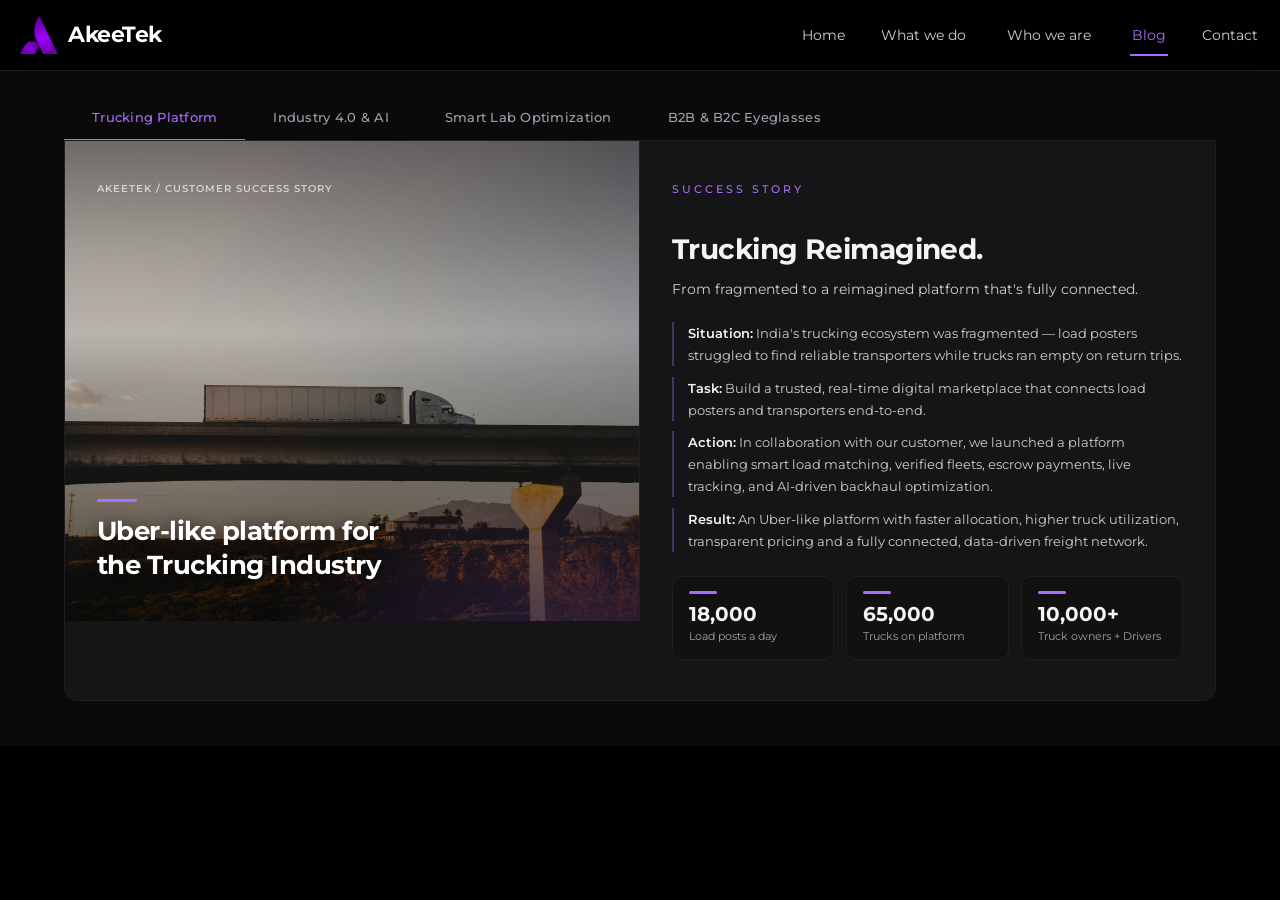
<file: Blog.html>
<!DOCTYPE html>
<html lang="en">

<head>
    <meta charset="UTF-8" />
    <meta name="viewport" content="width=device-width, initial-scale=1.0" />
    <title>AkeeTek | Success Stories</title>
    <link rel="icon" type="image/png" href="Images/Logo-May2-2026.png">
    <link rel="apple-touch-icon" href="Images/Logo-May2-2026.png">

    <link rel="preconnect" href="https://fonts.googleapis.com">
    <link rel="preconnect" href="https://fonts.gstatic.com" crossorigin>
    <link href="https://fonts.googleapis.com/css2?family=Montserrat:wght@400;500;600;700&display=swap" rel="stylesheet">
    <link rel="stylesheet" href="CSS/stylesheet.css">

    <style>
:root {
    --bg: #000;
    --bg-2: #0a0a0a;
    --bg-3: #111;
    --surface: #151517;
    --border: #1f1f22;
    --muted: #9ca3af;
    --text: #f5f5f7;
    --text-dim: #cfcfd3;
    --accent: #ac6bff;
    --accent-2: #7c3aed;
    --shadow: 0 10px 40px rgba(172, 107, 255, 0.12);
    --t: 0.35s cubic-bezier(0.2, 0.7, 0.2, 1);
    --radius: 14px;
    --container: 1240px;
}

*, *::before, *::after {
    box-sizing: border-box;
    margin: 0;
    padding: 0;
}

body {
    background: var(--bg);
    color: var(--text);
    font-family: "Montserrat", sans-serif;
    font-weight: 400;
    line-height: 1.6;
}

html {
    scroll-behavior: smooth;
}

/* ── Section ── */
.story-detail.section {
    padding: 45px 5%;
    background: var(--bg-2);
}

.section-title {
    font-size: clamp(26px, 4vw, 46px);
    font-weight: 700;
    letter-spacing: -0.02em;
    text-align: center;
    margin-bottom: 14px;
}

.section-title::after {
    content: "";
    display: block;
    width: 64px;
    height: 3px;
    margin: 16px auto 0;
    background: linear-gradient(90deg, var(--accent), transparent);
    border-radius: 2px;
}

/* ── Tabs ── */
.ss-tabs {
    max-width: var(--container);
    margin: 40px auto 0;
    display: flex;
    border-bottom: 1px solid var(--border);
    overflow-x: auto;
    scrollbar-width: none;
}

.ss-tabs::-webkit-scrollbar { display: none; }

.tab-btn {
    background: none;
    border: none;
    border-bottom: 2px solid transparent;
    padding: 14px 28px;
    font-size: 13px;
    font-weight: 500;
    font-family: "Montserrat", sans-serif;
    color: var(--muted);
    cursor: pointer;
    white-space: nowrap;
    letter-spacing: 0.02em;
    transition: color var(--t), border-color var(--t);
    margin-bottom: -1px;
}

.tab-btn:hover:not(.active) { color: var(--text); }

.tab-btn.active {
    color: var(--accent);
    border-bottom-color: var(--accent);
}

/* ── Card ── */
.story-detail-card {
    display: none;
    max-width: var(--container);
    margin: 0 auto;
    grid-template-columns: 1fr 1fr;
    border: 1px solid var(--border);
    border-top: none;
    border-radius: 0 0 var(--radius) var(--radius);
    overflow: hidden;
    background: var(--surface);
    transition: box-shadow var(--t);
    scroll-margin-top: 120px;
}

.story-detail-card.active { display: grid; }

.story-detail-card:hover { box-shadow: var(--shadow); }

/* ── LEFT: Image Panel ── */
.sd-image {
    position: relative;
    padding: 2.5rem 2rem;
    display: flex;
    flex-direction: column;
    justify-content: space-between;
    height: 480px;           /* single fixed height — no conflicts */
    border-right: 1px solid var(--border);
    overflow: hidden;
    background-size: cover;
    background-position: center;
    background-repeat: no-repeat;
    background-color: #0d0d0d;
}

/* dark overlay */
.sd-image::before {
    content: "";
    position: absolute;
    inset: 0;
    background: linear-gradient(to bottom,
        rgba(0,0,0,0.55) 0%,
        rgba(0,0,0,0.20) 40%,
        rgba(0,0,0,0.75) 100%);
    z-index: 0;
    pointer-events: none;
}

/* purple glow */
.sd-image::after {
    content: "";
    position: absolute;
    inset: 0;
    background: radial-gradient(500px 300px at 90% 110%, rgba(172,107,255,0.22), transparent 65%);
    z-index: 0;
    pointer-events: none;
}

/* ── Individual story background images ── */
.story1 {
    background-image: url("Images/004-Case Studies/Trucks.jpg");
    background-position: 50% 50%;
}
.story2 {
    background-image: url("Images/004-Case Studies/Industry 4.0.jpeg");
    background-position: 100% 25%;
}
.story3 {
    background-image: url("Images/004-Case Studies/Biotech.jpeg");
    background-position: 50% 50%;
}
.story4 {
    background-image: url("Images/004-Case Studies/Eyeglasses.jpeg");
    background-position: 50% 65%;
}

/* ── Image text elements ── */
.sd-label {
    font-size: 10px;
    color: rgba(255,255,255,0.65);
    letter-spacing: 0.1em;
    text-transform: uppercase;
    font-weight: 600;
    position: relative;
    z-index: 1;
}

.sd-img-bottom {
    position: relative;
    z-index: 1;
}

.sd-accent-bar {
    width: 40px;
    height: 3px;
    border-radius: 2px;
    margin-bottom: 0.75rem;
    background: var(--accent);
}

.sd-img-headline {
    font-weight: 700;
    color: #fff;
    line-height: 1.3;
    letter-spacing: -0.02em;
    text-shadow: 0 2px 14px rgba(0,0,0,0.7);
}

/* ── RIGHT: Content Panel ── */
.sd-content {
    padding: 2.5rem 2rem;
    display: flex;
    flex-direction: column;
    gap: 1.25rem;
    min-height: 480px;       /* matches image height */
    box-sizing: border-box;
    justify-content: center;
}

.eyebrow {
    display: inline-block;
    font-size: 11px;
    letter-spacing: 3px;
    text-transform: uppercase;
    color: var(--accent);
    font-weight: 500;
}

.sd-title {
    font-size: clamp(22px, 2.2vw, 28px);
    font-weight: 700;
    color: var(--text);
    line-height: 1.2;
    letter-spacing: -0.02em;
}

.sd-subtitle {
    font-size: 14px;
    color: var(--text-dim);
    line-height: 1.7;
    margin-top: -0.5rem;
}

.sd-blocks {
    display: flex;
    flex-direction: column;
    gap: 0.65rem;
}

.sd-block {
    font-size: 13px;
    color: var(--text-dim);
    line-height: 1.7;
    padding-left: 0.9rem;
    border-left: 2px solid rgba(172,107,255,0.35);
    transition: border-color var(--t);
}

.sd-block:hover { border-left-color: var(--accent); }

.sd-block strong {
    color: var(--text);
    font-weight: 600;
}

.sd-stats {
    display: grid;
    grid-template-columns: repeat(3, 1fr);
    gap: 0.75rem;
    margin-top: 0.25rem;
}

.sd-stat {
    background: var(--bg-3);
    border: 1px solid var(--border);
    border-radius: 10px;
    padding: 0.9rem 1rem;
    transition: border-color var(--t), box-shadow var(--t);
}

.sd-stat:hover {
    border-color: rgba(172,107,255,0.4);
    box-shadow: var(--shadow);
}

.sd-stat h2 {
    font-size: 20px;
    font-weight: 700;
    color: var(--text);
    line-height: 1.1;
    position: relative;
    padding-top: 12px;
}

.sd-stat h2::before {
    content: "";
    position: absolute;
    top: 0;
    left: 0;
    width: 28px;
    height: 3px;
    background: var(--accent);
    border-radius: 2px;
}

.sd-stat p {
    font-size: 11px;
    color: var(--muted);
    margin-top: 4px;
    line-height: 1.4;
}

/* ── Tablet ── */
@media (max-width: 860px) {
    .story-detail-card.active {
        grid-template-columns: 1fr;
    }

    .sd-image {
        height: 260px;           /* fixed — same for all stories on tablet */
        border-right: none;
        border-bottom: 1px solid var(--border);
    }

    .sd-content {
        min-height: unset;
        justify-content: flex-start;
    }
}

/* ── Mobile ── */
@media (max-width: 540px) {
    .story-detail.section {
        padding: 60px 5%;
    }

    .tab-btn {
        padding: 12px 16px;
        font-size: 12px;
    }

    .sd-image {
        height: 220px;           /* fixed — same for all stories on mobile */
        padding: 1.75rem 1.25rem;
    }

    .sd-content {
        padding: 1.75rem 1.25rem;
    }
}
    </style>
</head>

<body>
    <nav class="navbar">
        <div class="nav-inner">
            <a href="index.html#stories" class="logo">
                <span class="logo-mark">
                    <img src="Images/Logo-May2-2026.png" alt="AkeeTek"
                        onerror="this.style.display='none';this.parentElement.innerHTML='<i class=\'fa-solid fa-cube\'></i>'">
                </span>
                <h1 class="logo-text">AkeeTek</h1>
            </a>

            <ul class="nav-links" id="navLinks">
                <li><a href="index.html" class="">Home</a></li>

<li class="dropdown">
  <a href="index.html#services">What we do <i class="fa-solid fa-chevron-down"></i></a>
  <ul class="dropdown-menu">
    <li><a href="index.html?expand=0#services">AI Automation</a></li>
    <li><a href="index.html?expand=1#services">ERP &amp; CRM Solutions</a></li>
    <li><a href="index.html?expand=2#services">Technology Transformation</a></li>
    <li><a href="index.html?expand=3#services">Digital &amp; CX Solutions</a></li>
  </ul>
</li>
                <li class="dropdown">
                    <a href="index.html#recognition-box">Who we are <i class="fa-solid fa-chevron-down"></i></a>
                    <ul class="dropdown-menu">
                        <li><a href="leadership.html">Leadership Team</a></li>
                        <li><a href="joinUs.html">Join Team</a></li>
                    </ul>
                </li>

                <li><a href="Blog.html" class="active">Blog</a></li>
                <li><a href="contact.html">Contact</a></li>
            </ul>

            <button class="menu-icon" id="menuToggle" onclick="toggleMenu()" aria-label="Toggle menu">
                <span class="hamburger">
                    <span></span><span></span><span></span>
                </span>
            </button>
        </div>
    </nav>
    <script src="Javascript/script.js"></script>

    <section class="story-detail section">
        <!-- <h2 class="section-title">Our Success Stories</h2> -->

        <div class="ss-tabs">
            <button class="tab-btn active" onclick="switchTab(0)">Trucking Platform</button>
            <button class="tab-btn" onclick="switchTab(1)">Industry 4.0 &amp; AI</button>
            <button class="tab-btn" onclick="switchTab(2)">Smart Lab Optimization</button>
            <button class="tab-btn" onclick="switchTab(3)">B2B &amp; B2C Eyeglasses</button>
        </div>

        <!-- STORY 1 -->
        <div class="story-detail-card active" id="story-0">
            <div class="sd-image story1">
                <span class="sd-label">AkeeTek / Customer Success Story</span>
                <div class="sd-img-bottom">
                    <div class="sd-accent-bar"></div>
                    <h2 class="sd-img-headline">Uber-like platform for<br>the Trucking Industry</h2>
                </div>
            </div>
            <div class="sd-content">
                <span class="eyebrow">Success Story</span>
                <h2 class="sd-title">Trucking Reimagined.</h2>
                <p class="sd-subtitle">From fragmented to a reimagined platform that's fully connected.</p>
                <div class="sd-blocks">
                    <div class="sd-block"><strong>Situation:</strong> India's trucking ecosystem was fragmented — load
                        posters struggled to find reliable transporters while trucks ran empty on return trips.</div>
                    <div class="sd-block"><strong>Task:</strong> Build a trusted, real-time digital marketplace that
                        connects load posters and transporters end-to-end.</div>
                    <div class="sd-block"><strong>Action:</strong> In collaboration with our customer, we launched a
                        platform enabling smart load matching, verified fleets, escrow payments, live tracking, and
                        AI-driven backhaul optimization.</div>
                    <div class="sd-block"><strong>Result:</strong> An Uber-like platform with faster allocation, higher
                        truck utilization, transparent pricing and a fully connected, data-driven freight network.</div>
                </div>
                <div class="sd-stats">
                    <div class="sd-stat">
                        <h2>18,000</h2>
                        <p>Load posts a day</p>
                    </div>
                    <div class="sd-stat">
                        <h2>65,000</h2>
                        <p>Trucks on platform</p>
                    </div>
                    <div class="sd-stat">
                        <h2>10,000+</h2>
                        <p>Truck owners + Drivers</p>
                    </div>
                </div>
            </div>
        </div>

        <!-- STORY 2 -->
        <div class="story-detail-card" id="story-1">
            <div class="sd-image story2">
                <span class="sd-label">AkeeTek / Customer Success Story</span>
                <div class="sd-img-bottom">
                    <div class="sd-accent-bar"></div>
                    <h2 class="sd-img-headline">Smarter Manufacturing<br>
                        Powered by AI & IoT AI</h2>
                </div>
            </div>
            <div class="sd-content">
                <span class="eyebrow">Success Story</span>
                <h2 class="sd-title">Industry 4.0 Automation & AI</h2>
                <p class="sd-subtitle">From manual operations to intelligent performance</p>
                <div class="sd-blocks">
                    <div class="sd-block"><strong>Situation:</strong> Productivity loss and high power consumption, with
                        difficulties identifying root
                        causes due to manual operations.</div>
                    <div class="sd-block"><strong>Task:</strong> Identify the root causes of productivity loss and
                        excessive power consumption
                        across manufacturing operations. Enable real-time visibility into machine performance
                        and reduce dependency on manual monitoring</div>
                    <div class="sd-block"><strong>Action:</strong> Implemented IoT sensors across production equipment
                        to capture real-time
                        machine, energy, and operational data. Deployed AI models to detect inefficiencies,
                        predict downtime, identify root causes, and optimize energy consumption.</div>
                    <div class="sd-block"><strong>Result:</strong> Reduced productivity loss by <strong>28%</strong> and
                        lowered power
                        consumption by <strong>22%</strong>
                        across operations. Improved machine uptime by <strong>35%</strong> and delivered ROI within
                        <strong>12</strong>
                        months through smarter operational efficiency.
                    </div>
                </div>
                <div class="sd-stats">
                    <div class="sd-stat">
                        <h2>28-30%</h2>
                        <p>Reduced Productivity Loss</p>
                    </div>
                    <div class="sd-stat">
                        <h2>22%</h2>
                        <p>Lowered Power Consumption</p>
                    </div>
                    <div class="sd-stat">
                        <h2>100%</h2>
                        <p>ROI in 12 months</p>
                    </div>
                </div>
            </div>
        </div>

        <!-- STORY 3 -->
        <div class="story-detail-card" id="story-2">
            <div class="sd-image story3">
                <span class="sd-label">AkeeTek / Customer Success Story</span>
                <div class="sd-img-bottom">
                    <div class="sd-accent-bar"></div>
                    <h2 class="sd-img-headline">Smart Lab Optimization<br>
                        Through AI</h2>
                </div>
            </div>
            <div class="sd-content">
                <span class="eyebrow">Success Story</span>
                <h2 class="sd-title">Smart Lab Optimization through AI.</h2>
                <p class="sd-subtitle">From underutilized las to Optimized utilization</p>
                <div class="sd-blocks">
                    <div class="sd-block"><strong>Situation:</strong> A diagnostics company operated multiple labs
                        across the city, where over
                        50% of lab capacity was underutilized while others were overburdened; since each
                        diagnostic machine has a limited lifespan, this imbalance meant the expected ROI was
                        not being achieved.
                    </div>
                    <div class="sd-block"><strong>Task:</strong> The goal was to maximize utilization of lab machinery
                        by identifying capacity
                        gaps, understanding demand patterns, and optimizing patient distribution across
                        locations.</div>
                    <div class="sd-block"><strong>Action:</strong> We used AI-driven forecasting to predict demand and
                        machine availability,
                        identified underutilized labs, and redirected patient flow through smart scheduling and
                        targeted incentives.</div>
                    <div class="sd-block"><strong>Result:</strong> This led to a 30–40% increase in overall lab
                        utilization and a significant
                        improvement in operational efficiency (25%+), along with faster turnaround times,
                        better asset ROI, and an enhanced patient experience.

                    </div>
                </div>
                <div class="sd-stats">
                    <div class="sd-stat">
                        <h2>30-40%</h2>
                        <p>Increased Lab Utilization</p>
                    </div>
                    <div class="sd-stat">
                        <h2>25%+</h2>
                        <p>Efficiency Increase</p>
                    </div>
                    <div class="sd-stat">
                        <h2>>80%</h2>
                        <p>Customer Retention</p>
                    </div>
                </div>
            </div>
        </div>

        <!-- STORY 4 -->
        <div class="story-detail-card" id="story-3">
            <div class="sd-image story4">
                <span class="sd-label">AkeeTek / Customer Success Story</span>
                <div class="sd-img-bottom">
                    <div class="sd-accent-bar"></div>
                    <h2 class="sd-img-headline">Seamless Commerce<br>
                        from Search to Purchase </h2>
                </div>
            </div>
            <div class="sd-content">
                <span class="eyebrow">Success Story</span>
                <h2 class="sd-title">Eyeglass Shopping Experience Redefined</h2>
                <p class="sd-subtitle">From Offline Catalogue to Connected Commerce</p>
                <div class="sd-blocks">
                    <div class="sd-block"><strong>Situation:</strong> Reliance on offline sales, printed catalogs, low
                        footfall, limited outreach, and a
                        fragmented partner network restricted growth</div>
                    <div class="sd-block"><strong>Task:</strong> Expand customer reach beyond physical stores and
                        improve product discovery.
                        Create a connected B2B and B2C buying experience across customers, retailers, and
                        partners.</div>
                    <div class="sd-block"><strong>Action:</strong> Built a digital commerce platform enabling online
                        product discovery, virtual
                        catalog browsing, prescription integration, and seamless ordering. Integrated partner
                        networks, inventory visibility, and personalized recommendations to create a unified shopping
                        journey.
                    </div>
                    <div class="sd-block"><strong>Result:</strong> Increased customer reach by <strong>4X</strong> and
                        boosted online
                        sales conversions by <strong>38%</strong> .
                        Improved partner order efficiency by <strong>45%</strong> and increased overall revenue by
                        <strong>27%</strong> within
                        the first year.
                    </div>
                </div>
                <div class="sd-stats">
                    <div class="sd-stat">
                        <h2>4X</h2>
                        <p>Customer Reach</p>
                    </div>
                    <div class="sd-stat">
                        <h2>45%</h2>
                        <p>Revenue Increase</p>
                    </div>
                    <div class="sd-stat">
                        <h2>38%</h2>
                        <p>Improved Partner Connect</p>
                    </div>
                </div>
            </div>
        </div>

    </section>

    <script>
        function switchTab(index) {
            document.querySelectorAll('.tab-btn').forEach((btn, i) => btn.classList.toggle('active', i === index));
            document.querySelectorAll('.story-detail-card').forEach((card, i) => card.classList.toggle('active', i === index));
        }
        window.addEventListener("load", function () {
            const hash = window.location.hash;

            if (hash) {
                const storyIndex = hash.replace("#story-", "");
                switchTab(Number(storyIndex));
            }
        });

    </script>

</body>

</html>
</file>
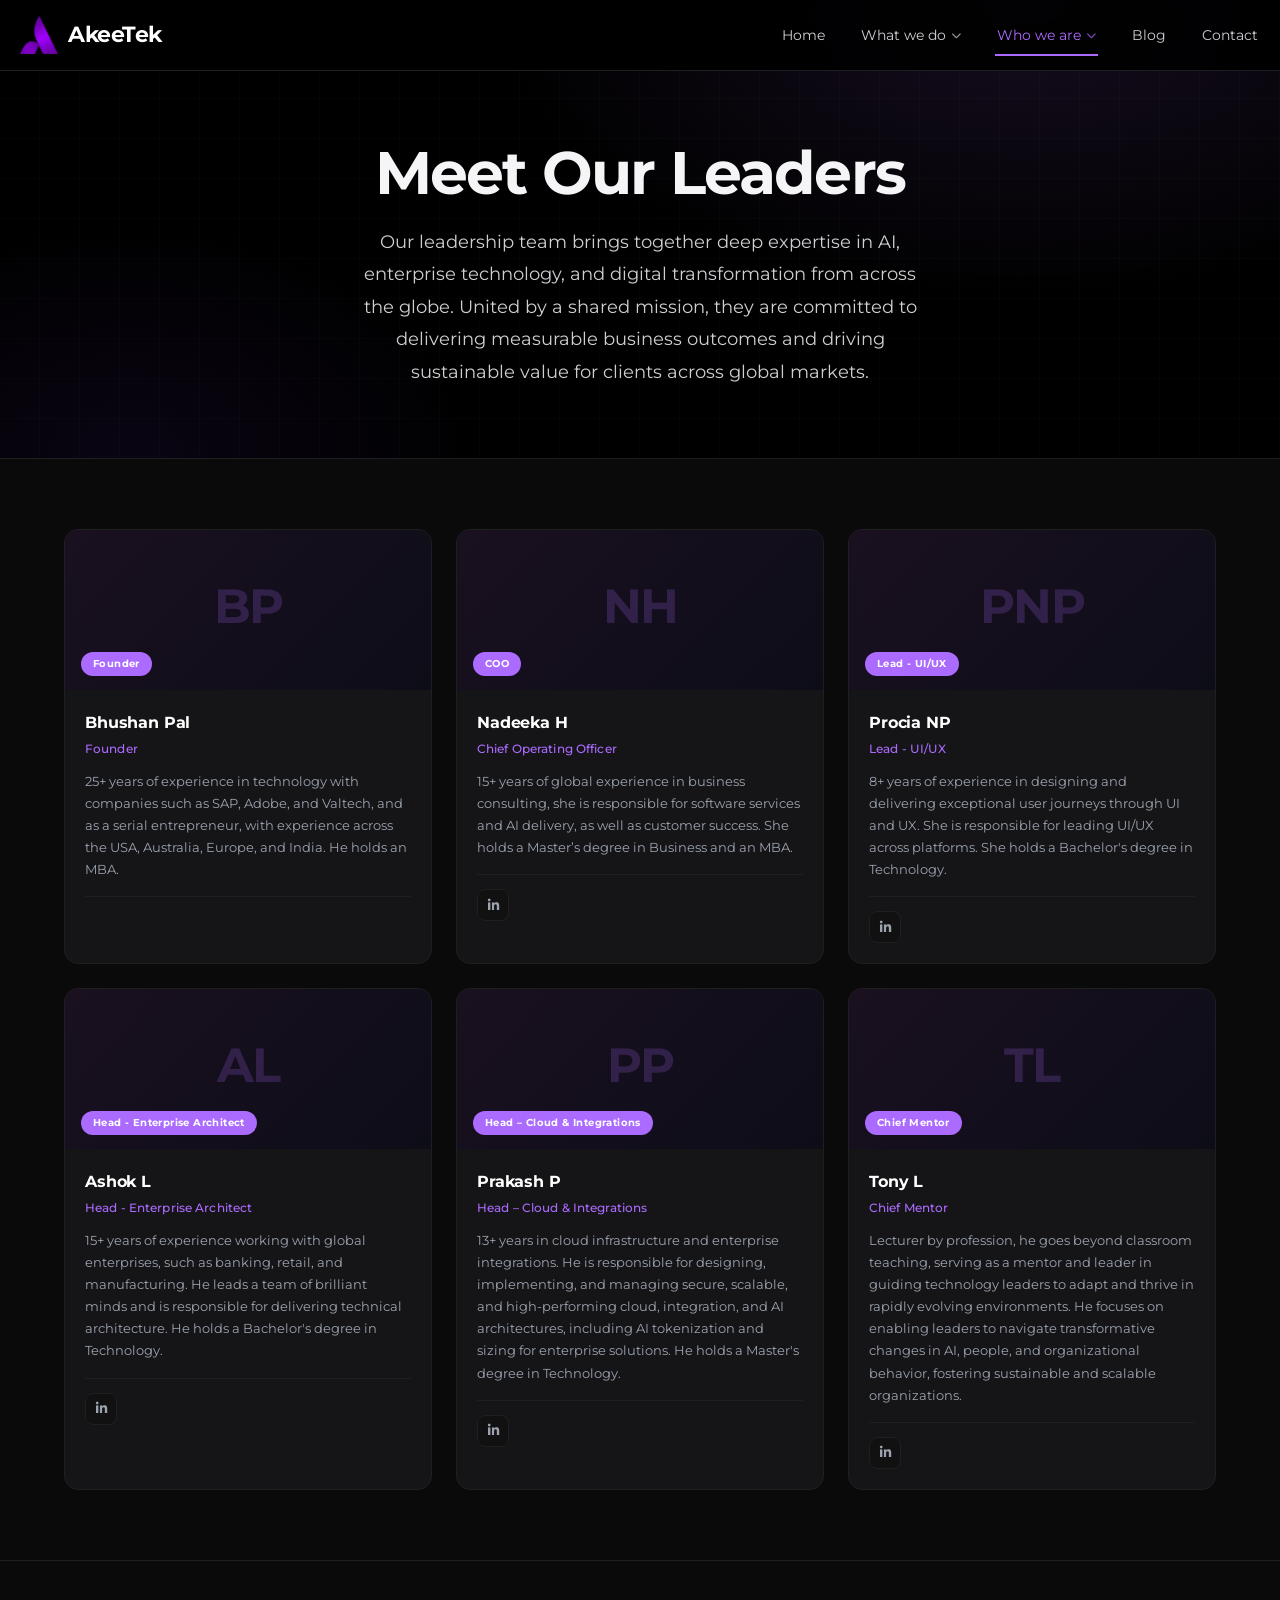
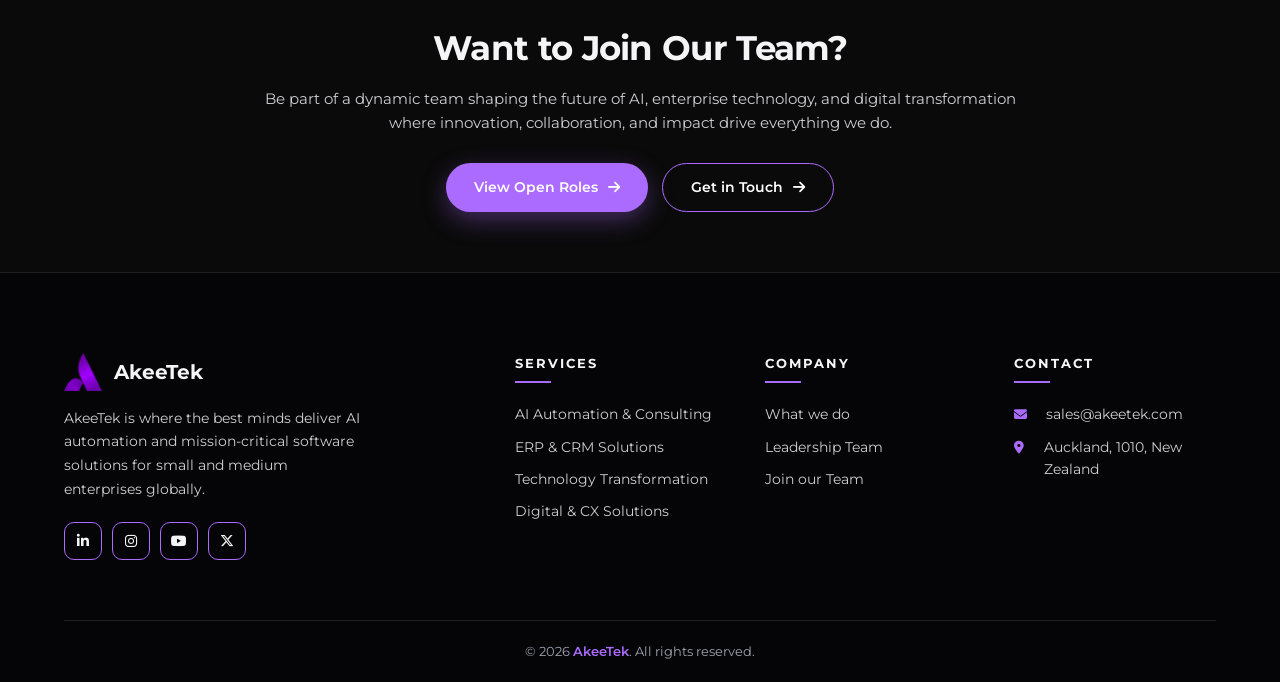
<file: leadership.html>
<!DOCTYPE html>
<html lang="en">

<head>
  <meta charset="UTF-8">
  <meta name="viewport" content="width=device-width, initial-scale=1.0">
  <title>AkeeTek | Leadership Team</title>
  <link rel="icon" type="image/png" href="Images/Logo-May2-2026.png">
  <link rel="preconnect" href="https://fonts.googleapis.com">
  <link rel="preconnect" href="https://fonts.gstatic.com" crossorigin>
  <link href="https://fonts.googleapis.com/css2?family=Montserrat:wght@400;500;600;700&display=swap" rel="stylesheet">
  <link rel="stylesheet" href="https://cdnjs.cloudflare.com/ajax/libs/font-awesome/6.5.1/css/all.min.css">
  <link rel="stylesheet" href="CSS/stylesheet.css">
  <style>
    :root {
      --bg: #000;
      --bg-2: #0a0a0a;
      --bg-3: #111;
      --surface: #151517;
      --border: #1f1f22;
      --muted: #9ca3af;
      --text: #f5f5f7;
      --text-dim: #cfcfd3;
      --accent: #ac6bff;
      --accent-2: #7c3aed;
      --shadow: 0 10px 40px rgba(172, 107, 255, 0.12);
      --t: 0.35s cubic-bezier(0.2, 0.7, 0.2, 1);
      --radius: 14px;
      --container: 1240px;
    }

    *,
    *::before,
    *::after {
      box-sizing: border-box;
      margin: 0;
      padding: 0;
    }

    html {
      scroll-behavior: smooth;
    }

    body {
      background: var(--bg);
      color: var(--text);
      font-family: "Montserrat", sans-serif;
      font-weight: 400;
      line-height: 1.6;
    }

    img {
      max-width: 100%;
      display: block;
    }

    ul {
      list-style: none;
    }

    a {
      color: inherit;
      text-decoration: none;
    }

    ::selection {
      background: var(--accent);
      color: #000;
    }

    /* ── Hero ── */
    .page-hero {
      padding: 140px 5% 70px;
      background:
        radial-gradient(900px 500px at 80% 0%, rgba(172, 107, 255, 0.13), transparent 60%),
        radial-gradient(600px 400px at 10% 100%, rgba(124, 58, 237, 0.08), transparent 60%),
        var(--bg);
      border-bottom: 1px solid var(--border);
      text-align: center;
      position: relative;
      overflow: hidden;
    }

    .page-hero::before {
      content: "";
      position: absolute;
      inset: 0;
      background: repeating-linear-gradient(0deg,
          transparent,
          transparent 39px,
          rgba(255, 255, 255, 0.015) 39px,
          rgba(255, 255, 255, 0.015) 40px),
        repeating-linear-gradient(90deg,
          transparent,
          transparent 39px,
          rgba(255, 255, 255, 0.015) 39px,
          rgba(255, 255, 255, 0.015) 40px);
      pointer-events: none;
    }

    .eyebrow {
      display: inline-block;
      font-size: 11px;
      letter-spacing: 3px;
      text-transform: uppercase;
      color: var(--accent);
      font-weight: 500;
      margin-bottom: 16px;
    }

    .page-hero h1 {
      font-size: clamp(32px, 5vw, 60px);
      font-weight: 700;
      letter-spacing: -0.03em;
      line-height: 1.1;
      margin-bottom: 20px;
      position: relative;
    }

    .page-hero p {
      font-size: clamp(14px, 1.5vw, 18px);
      color: var(--text-dim);
      max-width: 580px;
      margin: 0 auto;
      line-height: 1.8;
      position: relative;
    }

    .accent-bar {
      width: 52px;
      height: 3px;
      background: var(--accent);
      border-radius: 2px;
      margin: 0 auto 20px;
    }

    /* ── Leaders Grid ── */
    .leaders-section {
      padding: 70px 5%;
      background: var(--bg-2);
    }

    .leaders-grid {
      max-width: var(--container);
      margin: 0 auto;
      display: grid;
      grid-template-columns: repeat(3, 1fr);
      gap: 24px;
    }

    .leader-card {
      background: var(--surface);
      border: 1px solid var(--border);
      border-radius: var(--radius);
      overflow: hidden;
      transition: transform var(--t), box-shadow var(--t), border-color var(--t);
    }

    .leader-card:hover {
      transform: translateY(-8px);
      box-shadow: 0 25px 60px rgba(172, 107, 255, 0.2);
      border-color: rgba(172, 107, 255, 0.4);
    }

    .leader-img {
      height: 160px;
      background: linear-gradient(135deg, #1a1020, #0d0d18);
      display: flex;
      flex-direction: column;
      align-items: center;
      justify-content: center;
      position: relative;
      overflow: hidden;
    }

    .leader-img img {
      width: 100%;
      height: 100%;
      object-fit: cover;
      object-position: top;
    }

    .leader-img-placeholder {
      display: flex;
      flex-direction: column;
      align-items: center;
      justify-content: center;
      width: 100%;
      height: 100%;
    }

    .leader-initials {
      font-size: 48px;
      font-weight: 700;
      color: rgba(172, 107, 255, 0.2);
      letter-spacing: -0.04em;
      line-height: 1;
      margin-bottom: 8px;
    }

    /* All cards use brand accent */
    .leader-badge {
      background: var(--accent);
      color: #fff;
      font-size: 10px;
      font-weight: 700;
      padding: 4px 12px;
      border-radius: 999px;
      letter-spacing: 0.04em;
      position: absolute;
      bottom: 14px;
      left: 16px;
    }

    .leader-body {
      padding: 20px;
    }

    .leader-name {
      font-size: 16px;
      font-weight: 700;
      color: #fff;
      margin-bottom: 3px;
      letter-spacing: -0.01em;
    }

    .leader-role {
      font-size: 12px;
      color: var(--accent);
      margin-bottom: 12px;
      font-weight: 500;
      letter-spacing: 0.01em;
    }

    .leader-bio {
      font-size: 13px;
      color: var(--muted);
      line-height: 1.7;
      margin-bottom: 16px;
    }

    .leader-divider {
      height: 1px;
      background: var(--border);
      margin-bottom: 14px;
    }

    .leader-links {
      display: flex;
      gap: 8px;
    }

    .leader-link {
      width: 32px;
      height: 32px;
      background: var(--bg-3);
      border: 1px solid var(--border);
      border-radius: 8px;
      display: grid;
      place-items: center;
      font-size: 13px;
      color: var(--muted);
      transition: all var(--t);
    }

    .leader-link:hover {
      background: var(--accent);
      border-color: var(--accent);
      color: #fff;
    }

    /* ── Values Strip ── */
    .values-strip {
      background: #050505;
      border-top: 1px solid var(--border);
      padding: 28px 5%;
    }

    .values-inner {
      max-width: var(--container);
      margin: 0 auto;
      display: flex;
      align-items: center;
      gap: 8px;
      flex-wrap: wrap;
      justify-content: center;
    }

    .values-label {
      font-size: 11px;
      color: var(--muted);
      letter-spacing: 2px;
      text-transform: uppercase;
      margin-right: 12px;
      font-weight: 500;
    }

    .value-pill {
      display: flex;
      align-items: center;
      gap: 7px;
      background: rgba(172, 107, 255, 0.08);
      border: 1px solid rgba(172, 107, 255, 0.2);
      border-radius: 999px;
      padding: 6px 14px;
      font-size: 12px;
      color: var(--text-dim);
      font-weight: 500;
    }

    .value-dot {
      width: 6px;
      height: 6px;
      background: var(--accent);
      border-radius: 50%;
      flex-shrink: 0;
    }

    /* ── CTA ── */
    .join-cta {
      background: var(--bg-2);
      padding: 60px 5%;
      text-align: center;
      border-top: 1px solid var(--border);
    }

    .join-cta h2 {
      font-size: clamp(22px, 3vw, 34px);
      font-weight: 700;
      margin-bottom: 12px;
      letter-spacing: -0.02em;
    }

    .join-cta p {
      color: var(--text-dim);
      margin-bottom: 28px;
      font-size: 15px;
    }

    .cta-buttons {
      display: flex;
      gap: 14px;
      justify-content: center;
      flex-wrap: wrap;
    }

    .cta-btn {
      display: inline-flex;
      align-items: center;
      gap: 10px;
      padding: 12px 28px;
      border-radius: 999px;
      font-weight: 600;
      font-size: 14px;
      transition: all var(--t);
      cursor: pointer;
      border: none;
      font-family: inherit;
    }

    .cta-btn.primary {
      background: var(--accent);
      color: #fff;
      box-shadow: 0 8px 24px rgba(172, 107, 255, 0.35);
    }

    .cta-btn.primary:hover {
      background: var(--accent-2);
      transform: translateY(-2px);
    }

    .cta-btn.outline {
      background: transparent;
      border: 1px solid var(--accent);
      color: #fff;
    }

    .cta-btn.outline:hover {
      background: var(--accent);
      transform: translateY(-2px);
    }

    /* ── Footer ── */
    .footer {
      background: #050507;
      color: var(--text);
      padding: 80px 5% 0;
      border-top: 1px solid var(--border);
    }

    .footer-container {
      max-width: var(--container);
      margin: 0 auto;
      display: grid;
      grid-template-columns: 2fr 1fr 1fr 1fr;
      gap: 48px;
    }

    .footer-logo {
      display: flex;
      align-items: center;
      gap: 12px;
      margin-bottom: 16px;
    }

    .footer-logo h2 {
      font-size: 20px;
      font-weight: 700;
    }

    .logo-mark {
      width: 38px;
      height: 38px;
      display: grid;
      place-items: center;
      overflow: hidden;
    }

    .logo-mark img {
      width: 100%;
      height: 100%;
      object-fit: cover;
    }

    .footer-about p {
      color: var(--text-dim);
      line-height: 1.7;
      max-width: 300px;
      font-size: 14px;
    }

    .social-icons {
      display: flex;
      gap: 10px;
      margin-top: 20px;
      flex-wrap: wrap;
    }

    .social-icons a {
      width: 38px;
      height: 38px;
      display: grid;
      place-items: center;
      border: 1px solid var(--accent);
      border-radius: 10px;
      transition: all var(--t);
      font-size: 14px;
    }

    .social-icons a:hover {
      background: var(--accent);
      color: #fff;
      transform: translateY(-3px);
    }

    .footer-links h3 {
      font-size: 13px;
      letter-spacing: 2px;
      text-transform: uppercase;
      margin-bottom: 20px;
      position: relative;
      padding-bottom: 10px;
    }

    .footer-links h3::after {
      content: "";
      position: absolute;
      bottom: 0;
      /* left: 0; */
      width: 36px;
      height: 2px;
      background: var(--accent);
    }

    .footer-links ul li {
      margin: 10px 0;
      color: var(--text-dim);
      font-size: 14px;
    }

    .footer-links ul li a {
      color: var(--text-dim);
      transition: all var(--t);
    }

    .footer-links ul li a:hover {
      color: var(--accent);
      padding-left: 4px;
    }

    .footer-bottom {
      margin-top: 60px;
      padding: 20px;
      text-align: center;
      border-top: 1px solid var(--border);
      color: var(--muted);
      font-size: 13px;
    }

    .footer-bottom span {
      color: var(--accent);
      font-weight: 600;
    }

    /* ── Responsive ── */
    @media (max-width: 900px) {
      .leaders-grid {
        grid-template-columns: repeat(2, 1fr);
      }
    }

    @media (max-width: 600px) {
      .leaders-grid {
        grid-template-columns: 1fr;
      }

      .footer-container {
        grid-template-columns: 1fr;
        gap: 32px;
      }
    }
  </style>
</head>

<body>

  <div class="nav-overlay" id="navOverlay"></div>

  <nav class="navbar">
    <div class="nav-inner">
      <a href="index.html" class="logo">
        <span class="logo-mark">
          <img src="Images/Logo-May2-2026.png" alt="AkeeTek"
            onerror="this.style.display='none';this.parentElement.innerHTML='<i class=\'fa-solid fa-cube\'></i>'">
        </span>
        <h1 class="logo-text">AkeeTek</h1>
      </a>
      <ul class="nav-links" id="navLinks">
        <li><a href="index.html">Home</a></li>
        <li class="dropdown">
          <a href="index.html#services">What we do <i class="fa-solid fa-chevron-down"></i></a>
          <ul class="dropdown-menu">
            <li><a href="index.html?expand=0#services">AI Automation</a></li>
            <li><a href="index.html?expand=1#services">ERP &amp; CRM Solutions</a></li>
            <li><a href="index.html?expand=2#services">Technology Transformation</a></li>
            <li><a href="index.html?expand=3#services">Digital &amp; CX Solutions</a></li>
          </ul>
        </li>
        <li class="dropdown">
          <a href="leadership.html" class="active">Who we are <i class="fa-solid fa-chevron-down"></i></a>
          <ul class="dropdown-menu">
            <li><a href="leadership.html">Leadership Team</a></li>
            <li><a href="joinUs.html">Join Our Team</a></li>
          </ul>
        </li>
        <li><a href="Blog.html">Blog</a></li>
        <li><a href="contact.html">Contact</a></li>
      </ul>
      <button class="menu-icon" id="menuToggle" onclick="toggleMenu()" aria-label="Toggle menu">
        <span class="hamburger"><span></span><span></span><span></span></span>
      </button>
    </div>
  </nav>

  <!-- Hero -->
  <section class="page-hero">
    <!-- <div class="accent-bar"></div> -->
    <!-- <p class="eyebrow">Who we are</p> -->
    <h1>Meet Our Leaders</h1>
    <p>Our leadership team brings together deep expertise in AI, enterprise technology, and digital transformation from
      across the globe. United by a shared mission, they are committed to delivering measurable business outcomes and
      driving sustainable value for clients across global markets.</p>
  </section>

  <!-- Leaders Grid -->
  <section class="leaders-section">
    <div class="leaders-grid">

      <div class="leader-card">
        <div class="leader-img">
          <div class="leader-img-placeholder">
            <div class="leader-initials">BP</div>
          </div>
          <span class="leader-badge">Founder</span>
        </div>
        <div class="leader-body">
          <div class="leader-name">Bhushan Pal</div>
          <div class="leader-role">Founder</div>
          <div class="leader-bio">25+ years of experience in technology with companies such as SAP, Adobe, and Valtech,
            and as a serial entrepreneur, with experience across the USA, Australia, Europe, and India. He holds an MBA.
          </div>
          <div class="leader-divider"></div>
          <div class="leader-links">
            <!-- <a href="https://www.linkedin.com/in/bhushanpal/" target="_blank" class="leader-link"
              aria-label="LinkedIn"><i class="fab fa-linkedin-in"></i></a> -->
            <!-- <a href="mailto:info@akeetek.com" class="leader-link" aria-label="Email"><i
                class="fa-solid fa-envelope"></i></a> -->
          </div>
        </div>
      </div>

      <div class="leader-card">
        <div class="leader-img">
          <div class="leader-img-placeholder">
            <div class="leader-initials">NH</div>
          </div>
          <span class="leader-badge">COO</span>
        </div>
        <div class="leader-body">
          <div class="leader-name">Nadeeka H</div>
          <div class="leader-role">Chief Operating Officer</div>
          <div class="leader-bio">15+ years of global experience in business consulting, she is responsible for software
            services and AI delivery, as well as customer success. She holds a Master’s degree in Business and an MBA.
          </div>
          <div class="leader-divider"></div>
          <div class="leader-links">
            <a href="https://www.linkedin.com/in/nadeeka-hennayake-8a895a56/" target="_blank" class="leader-link"
              aria-label="LinkedIn"><i class="fab fa-linkedin-in"></i></a>
            <!-- <a href="mailto:info@akeetek.com" class="leader-link" aria-label="Email"><i
                class="fa-solid fa-envelope"></i></a> -->
          </div>
        </div>
      </div>
      <div class="leader-card">
        <div class="leader-img">
          <div class="leader-img-placeholder">
            <div class="leader-initials">PNP</div>
          </div>
          <span class="leader-badge">Lead - UI/UX</span>
        </div>
        <div class="leader-body">
          <div class="leader-name">Procia NP</div>
          <div class="leader-role">Lead - UI/UX</div>
          <div class="leader-bio">8+ years of experience in designing and delivering exceptional user journeys through
            UI and UX. She is responsible for leading UI/UX across platforms. She holds a Bachelor's degree in
            Technology.</div>
          <div class="leader-divider"></div>
          <div class="leader-links">
            <a href="https://www.linkedin.com/in/procia-palakitti-992003201/" target="_blank" class="leader-link"
              aria-label="LinkedIn"><i class="fab fa-linkedin-in"></i></a>
          </div>
        </div>
      </div>
      <div class="leader-card">
        <div class="leader-img">
          <div class="leader-img-placeholder">
            <div class="leader-initials">AL</div>
          </div>
          <span class="leader-badge">Head - Enterprise Architect</span>
        </div>
        <div class="leader-body">
          <div class="leader-name">Ashok L</div>
          <div class="leader-role">Head - Enterprise Architect</div>
          <div class="leader-bio">15+ years of experience working with global enterprises, such as banking, retail, and
            manufacturing. He leads a team of brilliant minds and is responsible for delivering technical architecture.
            He holds a Bachelor's degree in Technology.</div>
          <div class="leader-divider"></div>
          <div class="leader-links">
            <a href="https://www.linkedin.com/company/akeetek/" target="_blank" class="leader-link"
              aria-label="LinkedIn"><i class="fab fa-linkedin-in"></i></a>
          </div>
        </div>
      </div>
      <div class="leader-card">
        <div class="leader-img">
          <div class="leader-img-placeholder">
            <div class="leader-initials">PP</div>
          </div>
          <span class="leader-badge">Head – Cloud & Integrations</span>
        </div>
        <div class="leader-body">
          <div class="leader-name">Prakash P</div>
          <div class="leader-role">Head – Cloud & Integrations</div>
          <div class="leader-bio">13+ years in cloud infrastructure and enterprise integrations. He is responsible for
            designing, implementing, and managing secure, scalable, and high-performing cloud, integration, and AI
            architectures, including AI tokenization and sizing for enterprise solutions. He holds a Master's degree in
            Technology.</div>
          <div class="leader-divider"></div>
          <div class="leader-links">
            <a href="https://www.linkedin.com/company/akeetek/" target="_blank" class="leader-link"
              aria-label="LinkedIn"><i class="fab fa-linkedin-in"></i></a>
          </div>
        </div>
      </div>
      <div class="leader-card">
        <div class="leader-img">
          <div class="leader-img-placeholder">
            <div class="leader-initials">TL</div>
          </div>
          <span class="leader-badge">Chief Mentor</span>
        </div>
        <div class="leader-body">
          <div class="leader-name">Tony L</div>
          <div class="leader-role">Chief Mentor</div>
          <div class="leader-bio">Lecturer by profession, he goes beyond classroom teaching, serving as a mentor and
            leader in guiding technology leaders to adapt and thrive in rapidly evolving environments. He focuses on
            enabling leaders to navigate transformative changes in AI, people, and organizational behavior, fostering
            sustainable and scalable organizations.</div>
          <div class="leader-divider"></div>
          <div class="leader-links">
            <a href="https://www.linkedin.com/company/akeetek/" target="_blank" class="leader-link"
              aria-label="LinkedIn"><i class="fab fa-linkedin-in"></i></a>
          </div>
        </div>
      </div>

    </div>
  </section>

  <!-- Values -->
  <!-- <div class="values-strip">
    <div class="values-inner">
      <span class="values-label">Our values</span>
      <div class="value-pill">
        <div class="value-dot"></div>Customer Obsession
      </div>
      <div class="value-pill">
        <div class="value-dot"></div>Outcome Driven
      </div>
      <div class="value-pill">
        <div class="value-dot"></div>Global Delivery
      </div>
      <div class="value-pill">
        <div class="value-dot"></div>Transparent Partnership
      </div>
      <div class="value-pill">
        <div class="value-dot"></div>Innovation First
      </div>
      <div class="value-pill">
        <div class="value-dot"></div>People First
      </div>
    </div>
  </div> -->

  <!-- CTA -->
  <section class="join-cta">
    <h2>Want to Join Our Team?</h2>
    <p>Be part of a dynamic team shaping the future of AI, enterprise technology, and digital transformation <br>where
      innovation, collaboration, and impact drive everything we do.</p>
    <div class="cta-buttons">
      <a href="joinUs.html" class="cta-btn primary">View Open Roles <i class="fa-solid fa-arrow-right"></i></a>
      <a href="contact.html" class="cta-btn outline">Get in Touch <i class="fa-solid fa-arrow-right"></i></a>
    </div>
  </section>

  <!-- Footer -->
  <footer class="footer">
    <div class="footer-container">
      <div class="footer-about">
        <div class="footer-logo">
          <span class="logo-mark">
            <img src="Images/Logo-May2-2026.png" alt="AkeeTek"
              onerror="this.style.display='none';this.parentElement.innerHTML='<i class=\'fa-solid fa-cube\'></i>'">
          </span>
          <h2>AkeeTek</h2>
        </div>
        <p>AkeeTek is where the best minds deliver AI automation and mission-critical software solutions for small and
          medium enterprises globally.
        </p>
        <div class="social-icons">
          <a href="https://www.linkedin.com/company/akeetek/" aria-label="LinkedIn"><i
              class="fab fa-linkedin-in"></i></a>
          <a href="#" aria-label="Instagram"><i class="fa-brands fa-instagram"></i></a>
          <a href="#" aria-label="YouTube"><i class="fab fa-youtube"></i></a>
          <a href="#" aria-label="Twitter"><i class="fab fa-x-twitter"></i></a>
        </div>
      </div>
      <div class="footer-links">
        <h3>Services</h3>
        <ul>
          <li><a href="index.html#services">AI Automation &amp; Consulting</a></li>
          <li><a href="index.html#services">ERP &amp; CRM Solutions</a></li>
          <li><a href="index.html#services">Technology Transformation</a></li>
          <li><a href="index.html#services">Digital &amp; CX Solutions</a></li>
        </ul>
      </div>
      <div class="footer-links">
        <h3>Company</h3>
        <ul>
          <li><a href="index.html#services">What we do</a></li>
          <li><a href="Leadership.html">Leadership Team</a></li>
          <li><a href="JoinUs.html">Join our Team</a></li>
        </ul>
      </div>
      <div class="footer-links">
        <h3>Contact</h3>
        <ul>
          <li><i class="fa-solid fa-envelope" style="color:var(--accent);margin-right:8px"></i> sales@akeetek.com</li>
          <li><i class="fa-solid fa-location-dot" style="color:var(--accent);margin-right:8px"></i> Auckland, 1010, New
            Zealand</li>
        </ul>
      </div>
    </div>
    <div class="footer-bottom">
      <p>© 2026 <span>AkeeTek</span>. All rights reserved.</p>
    </div>
  </footer>

  <script src="Javascript/script.js"></script>
</body>

</html>
</file>
<file: CSS/stylesheet.css>
/* =========================================================
       AkeeTek — Responsive Global Styles
       Theme: Deep black + Electric violet (#ac6bff)
    ========================================================= */
    :root {
      --bg: #000;
      --bg-2: #0a0a0a;
      --bg-3: #111;
      --surface: #151517;
      --border: #1f1f22;
      --muted: #9ca3af;
      --text: #f5f5f7;
      --text-dim: #cfcfd3;
      --accent: #ac6bff;
      --accent-2: #7c3aed;
      --stat-underline: #ef3b3b;
      --shadow: 0 10px 40px rgba(172, 107, 255, 0.12);
      --container: 1240px;
      --t: 0.35s cubic-bezier(0.2, 0.7, 0.2, 1);
      /* --radius: 14px; */
    }

    /* Offset for fixed navbar */
    [id] {
      scroll-margin-top: 90px;
    }

    *,
    *::before,
    *::after {
      margin: 0;
      padding: 0;
      box-sizing: border-box;
    }

    html {
      scroll-behavior: smooth;
    }

    body {
      background: var(--bg);
      color: var(--text);
      font-family: "Montserrat", sans-serif;
      font-weight: 400;
      line-height: 1.6;
      overflow-x: hidden;
    }

    img {
      max-width: 100%;
      display: block;
    }

    ul {
      list-style: none;
    }

    a {
      color: inherit;
      text-decoration: none;
    }

    ::selection {
      background: var(--accent);
      color: #000;
    }

    ::-webkit-scrollbar {
      width: 8px;
    }

    ::-webkit-scrollbar-track {
      background: #000;
    }

    ::-webkit-scrollbar-thumb {
      background: #2a2a2e;
      border-radius: 6px;
    }

    ::-webkit-scrollbar-thumb:hover {
      background: var(--accent);
    }

    /* ==================== SHARED ==================== */
    .section {
margin-top: 10px;    }

    /* .section-title {
      font-size: clamp(26px, 4vw, 46px);
      font-weight: 700;
      letter-spacing: -0.02em;
      text-align: center;
      margin-bottom: 14px;
    } */

    .section-title::after {
      content: "";
      display: block;
      width: 64px;
      height: 3px;
      margin: 16px auto 0;
      background: linear-gradient(90deg, var(--accent), transparent);
      border-radius: 2px;
    }

    .eyebrow {
      display: inline-block;
      font-size: 12px;
      letter-spacing: 3px;
      text-transform: uppercase;
      color: var(--accent);
      margin-bottom: 14px;
      font-weight: 500;
    }

    .outline-btn {
      display: inline-flex;
      align-items: center;
      gap: 10px;
      border: 1px solid var(--accent);
      color: #fff;
      padding: 8px 20px;
      border-radius: 999px;
      font-weight: 500;
      font-size: 14px;
      transition: all var(--t);
    }

    .outline-btn:hover {
      background: var(--accent);
      transform: translateY(-2px);
      box-shadow: var(--shadow);
    }

    .outline-btn.one {
      margin-right: 12px;
    }

    .highlight-number {
      position: relative;
      display: inline-block;
      padding-top: 14px;
    }

    .highlight-number::before {
      content: "";
      position: absolute;
      top: 0;
      left: 0;
      width: 40px;
      height: 3px;
      background: var(--accent);
    }

    /* ==================== NAVBAR ==================== */
    .navbar {
      position: fixed;
      top: 0;
      width: 100%;
      background: rgba(0, 0, 0, 0.9);
      backdrop-filter: blur(14px);
      -webkit-backdrop-filter: blur(14px);
      border-bottom: 1px solid var(--border);
      z-index: 9999;
    }

    .nav-inner {
      max-width: var(--container);
      margin: 0 auto;
      padding: 16px 0px;
      display: flex;
      align-items: center;
      justify-content: space-between;
      gap: 20px;
    }

    .logo {
      display: flex;
      align-items: center;
      gap: 10px;
      cursor: pointer;
    }

    .logo-mark {
      width: 38px;
      height: 38px;
      display: grid;
      place-items: center;
      /* background: linear-gradient(135deg, var(--accent), var(--accent-2)); */
      color: #fff;
      font-size: 16px;
      /* box-shadow: 0 6px 22px rgba(172, 107, 255, 0.35); */
      overflow: hidden;
      /* border-radius: 8px; */
      flex-shrink: 0;
    }

    .logo-mark img {
      width: 100%;
      height: 100%;
      object-fit: cover;
    }

    .logo-text {
      font-size: 22px;
      font-weight: 700;
      letter-spacing: -0.02em;
      color: #fff;
    }

    .nav-links {
      display: flex;
      align-items: center;
      gap: 32px;
    }

    .nav-links>li>a {
      font-size: 14px;
      color: var(--text-dim);
      position: relative;
      padding: 6px 2px;
      transition: color var(--t);
      display: inline-flex;
      align-items: center;
      gap: 5px;
      white-space: nowrap;
    }

    .nav-links>li>a i {
      font-size: 10px;
      opacity: 0.7;
    }

    .nav-links>li>a::after {
      content: "";
      position: absolute;
      left: 0;
      bottom: -4px;
      width: 0;
      height: 2px;
      background: var(--accent);
      transition: width var(--t);
    }

    .nav-links>li>a:hover,
    .nav-links>li>a.active {
      color: var(--accent);
    }

    .nav-links>li>a:hover::after,
    .nav-links>li>a.active::after {
      width: 100%;
    }

    .dropdown {
      position: relative;
    }

    .dropdown-menu {
      position: absolute;
      top: calc(100% + 12px);
      left: 0;
      min-width: 220px;
      background: #141417;
      border: 1px solid var(--border);
      border-radius: 12px;
      padding: 8px;
      opacity: 0;
      visibility: hidden;
      transform: translateY(6px);
      transition: all var(--t);
      box-shadow: 0 15px 40px rgba(0, 0, 0, 0.5);
      z-index: 9999;
    }

    .dropdown-menu li a {
      display: block;
      padding: 10px 14px;
      font-size: 14px;
      color: var(--text-dim);
      border-radius: 8px;
      transition: all var(--t);
    }

    .dropdown-menu li a:hover {
      background: rgba(172, 107, 255, 0.1);
      color: var(--accent);
    }

    .dropdown:hover .dropdown-menu {
      opacity: 1;
      visibility: visible;
      transform: translateY(0);
    }

    /* Hamburger */
    .menu-icon {
      display: none;
      background: transparent;
      border: 1px solid var(--border);
      color: #fff;
      padding: 0;
      border-radius: 10px;
      cursor: pointer;
      transition: all var(--t);
      width: 44px;
      height: 44px;
      align-items: center;
      justify-content: center;
      flex-shrink: 0;
    }

    .menu-icon:hover {
      border-color: var(--accent);
    }

    .hamburger {
      position: relative;
      width: 22px;
      height: 16px;
      display: inline-block;
    }

    .hamburger span {
      position: absolute;
      left: 0;
      width: 100%;
      height: 2px;
      background: #fff;
      border-radius: 2px;
      transition: transform var(--t), top var(--t), opacity var(--t);
    }

    .hamburger span:nth-child(1) {
      top: 0;
    }

    .hamburger span:nth-child(2) {
      top: 7px;
    }

    .hamburger span:nth-child(3) {
      top: 14px;
    }

    .menu-icon.open .hamburger span:nth-child(1) {
      top: 7px;
      transform: rotate(45deg);
    }

    .menu-icon.open .hamburger span:nth-child(2) {
      opacity: 0;
    }

    .menu-icon.open .hamburger span:nth-child(3) {
      top: 7px;
      transform: rotate(-45deg);
    }

    /* Overlay when mobile menu is open */
    .nav-overlay {
      display: none;
      position: fixed;
      inset: 0;
      background: rgba(0, 0, 0, 0.6);
      z-index: 9998;
    }

    .nav-overlay.active {
      display: block;
    }

    /* ==================== HERO ==================== */
    .hero {
      position: relative;
      height: 520px;
      /* one fixed height — never changes */
      overflow: hidden;
      padding-top: 72px;
      box-sizing: border-box;
      background:
        radial-gradient(1000px 500px at 80% 20%, rgba(172, 107, 255, 0.15), transparent 60%),
        radial-gradient(700px 400px at 10% 90%, rgba(124, 58, 237, 0.1), transparent 60%),
        var(--bg);
    }

    .slides {
      position: relative;
      width: 100%;
      height: 100%;
      /* exactly fills hero */
      max-width: var(--container);
      margin: 0 auto;
      box-sizing: border-box;
    }

    .slide {
      position: absolute;
      inset: 0;
      /* all slides pinned to exact same box */
      display: flex;
      align-items: center;
      /* vertically centre BOTH columns */
      justify-content: space-between;
      gap: 50px;
      padding: 0 5%;
      box-sizing: border-box;
      opacity: 0;
      visibility: hidden;
      pointer-events: none;
      transition: opacity 0.6s ease, visibility 0.6s ease;
    }

    .slide.active {
      opacity: 1;
      visibility: visible;
      pointer-events: auto;
    }

    .hero-left {
      width: 45%;
      height: 360px;
      /* fixed — same for every slide */
      flex-shrink: 0;
      overflow: hidden;
      /* border-radius: 12px; */
    }

    .hero-left img {
      width: 100%;
      height: 100%;
      object-fit: cover;
      object-position: center;
      display: block;
      box-shadow: 0 25px 60px rgba(0, 0, 0, 0.35);
    }

    .hero-right {
      flex: 1;
      height: 360px;
      /* same fixed height as hero-left */
      display: flex;
      flex-direction: column;
      justify-content: space-evenly;
      /* always centred inside its fixed box */
      align-items: flex-start;
      padding: 1rem 1.5rem;
      box-sizing: border-box;
      overflow: hidden;
      /* no content ever escapes and causes shift */
    }

    .hero-right h1 {
      font-size: 37px;
      /* font-size: clamp(26px, 3vw, 44px); */
      font-weight: 600;
      line-height: 1.15;
      letter-spacing: -0.03em;
      color: white;
      margin: 0 0 12px 0;
      /* fixed margins — no top margin drift */
    }

    .hero-right>p {
      color: var(--text-dim);
      font-size: clamp(14px, 1.4vw, 18px);
      max-width: 520px;
      margin: 0 0 8px 0;
      /* fixed — no shifting top margin */
    }

    .stats {
      display: flex;
      flex-wrap: wrap;
      gap: 24px;
      margin-top: 24px;
      /* fixed top margin */
    }

    .stat-box h2 {
      font-size: clamp(20px, 2vw, 32px);
      font-weight: 600;
      color: #fff;
      position: relative;
      padding-top: 14px;
      margin: 0;
    }

    .stat-box h2::before {
      content: "";
      position: absolute;
      top: 0;
      left: 0;
      width: 40px;
      height: 4px;
      background: var(--accent);
      border-radius: 2px;
    }

    .stat-box p {
      font-size: 13px;
      color: var(--muted);
      margin: 4px 0 0 0;
    }

    .hero-dots {
      position: absolute;
      bottom: 16px;
      left: 50%;
      transform: translateX(-50%);
      display: flex;
      align-items: center;
      gap: 10px;
      z-index: 10;
    }

    .dot {
      width: 8px;
      height: 8px;
      background: rgba(255, 255, 255, 0.25);
      border-radius: 50%;
      cursor: pointer;
      transition: all 0.35s ease;
    }

    .dot.active {
      width: 36px;
      background: var(--accent);
      border-radius: 999px;
    }

    /* ==================== SERVICES ==================== */
    .services-section {
      padding: 0px 5%;
    }

    .grid {
      max-width: var(--container);
      margin: 40px auto 0;
      display: grid;
      grid-template-columns: repeat(4, 1fr);
      gap: 22px;
    }

    .card {
      position: relative;
      height: 460px;
      border-radius: var(--radius);
      overflow: hidden;
      background: var(--surface);
      border: 1px solid var(--border);
      transition: transform var(--t), box-shadow var(--t), border-color var(--t);
      isolation: isolate;
    }

    .card-content {
      position: absolute;
      inset: 0;
      z-index: 2;
      padding: 26px;
      display: flex;
      flex-direction: column;
      gap: 14px;
      transition: opacity var(--t);
      pointer-events: none;
    }

    .card-content h3 {
      font-size: 18px;
      color: #fff;
      font-weight: 600;
    }

    .card-content .default-text {
      color: var(--text-dim);
      font-size: 14px;
      line-height: 1.6;
    }

    .card-image {
      margin-top: auto;
      width: 100%;
      height: 200px;
      overflow: hidden;
      border: 1px solid var(--border);
    }

    .card-image img {
      width: 100%;
      height: 100%;
      object-fit: cover;
      transition: transform 0.8s ease;
    }

    .hover-overlay {
      position: absolute;
      inset: 0;
      z-index: 3;
      padding: 26px;
      background: linear-gradient(180deg, rgba(20, 12, 35, 0.96), rgba(0, 0, 0, 0.96));
      border: 1px solid rgba(172, 107, 255, 0.35);
      border-radius: var(--radius);
      color: #fff;
      display: flex;
      flex-direction: column;
      gap: 12px;
      opacity: 0;
      transform: translateY(15px);
      transition: opacity var(--t), transform var(--t);
      pointer-events: none;
    }

    .hover-overlay h3 {
      font-size: 18px;
      font-weight: 600;
      color: #fff;
    }

    .hover-overlay .default-text {
      color: var(--text-dim);
      font-size: 14px;
      line-height: 1.6;
    }

    .hover-overlay .overlay-extra {
      color: #d8c8ff;
      line-height: 1.7;
      font-size: 14px;
      margin-top: 4px;
    }

    .expand-btn {
      align-self: flex-end;
      margin-top: auto;
      padding: 10px 20px;
      border: none;
      background: var(--accent);
      color: #fff;
      border-radius: 999px;
      font-weight: 600;
      font-size: 14px;
      cursor: pointer;
      display: inline-flex;
      align-items: center;
      gap: 8px;
      transition: transform var(--t), background var(--t);
      box-shadow: 0 8px 24px rgba(172, 107, 255, 0.35);
    }

    .expand-btn:hover {
      transform: translateX(4px);
      background: var(--accent-2);
    }

    .card:hover {
      transform: translateY(-8px);
      box-shadow: 0 25px 60px rgba(172, 107, 255, 0.25);
      border-color: rgba(172, 107, 255, 0.4);
    }

    .card:hover .card-image img {
      transform: scale(1.06);
    }

    .card:hover .hover-overlay {
      opacity: 1;
      transform: translateY(0);
      pointer-events: auto;
    }

    /* ==================== EXPANDED ==================== */
    .expanded {
      display: none;
      margin-top: 10px;
      /* padding: 80px 5%; */
      background: #050505;
    }

    .expanded.active {
      display: block;
    }

    .expanded-wrapper {
      max-width: var(--container);
      margin: 40px auto 0;
      display: grid;
      grid-template-columns: 320px 1fr;
      gap: 40px;
      align-items: start;
    }

    .expand-card {
      display: flex;
      justify-content: center;
    }

    .expand-card .card {
      width: 100%;
      max-width: 320px;
      height: 460px;
      transform: none !important;
      box-shadow: none !important;
      pointer-events: none;
    }

    .expand-card .hover-overlay {
      display: none !important;
    }

    .expand-content {
      display: flex;
      flex-direction: column;
    }

    .expand-content h2 {
      font-size: clamp(20px, 2.5vw, 28px);
      color: #fff;
      margin-bottom: 24px;
    }

    .expand-steps {
      list-style: none;
      padding-left: 20px;
      margin-bottom: 35px;
      position: relative;
    }

    .expand-steps::before {
      content: "";
      position: absolute;
      left: 5px;
      top: 9px;
      bottom: 20px;
      width: 2px;
      background: rgba(172, 107, 255, 0.4);
    }

    .expand-steps li {
      position: relative;
      color: #ddd;
      margin-bottom: 12px;
      line-height: 1.6;
      padding-left: 18px;
      font-size: 14px;
    }

    .expand-steps li::before {
      content: "";
      position: absolute;
      left: -18px;
      top: 8px;
      width: 8px;
      height: 8px;
      border-radius: 50%;
      background: var(--accent);
      box-shadow: 0 0 8px var(--accent);
    }

    .expand-quote {
      color: #ccc;
      font-size: 15px;
      line-height: 1.7;
      margin-bottom: 24px;
    }

    .expand-quote span {
      display: block;
      width: 60px;
      height: 4px;
      background: var(--accent);
      margin-bottom: 12px;
    }

    .back {
      align-self: flex-end;
      padding: 10px 22px;
      border: none;
      background: var(--accent);
      color: #fff;
      border-radius: 999px;
      cursor: pointer;
      font-weight: 600;
      font-size: 14px;
      display: inline-flex;
      align-items: center;
      gap: 10px;
      transition: all var(--t);
    }

    .back:hover {
      background: var(--accent-2);
      transform: translateX(-4px);
    }

    /* ==================== RECOGNITION ==================== */
    .recognition {
      padding: 0px 5%;
      margin-top: 20px;
      background: linear-gradient(180deg, #000, #0a0a0a);
    }

    .recognition-container {
      max-width: var(--container);
      margin: 40px auto 0;
      display: grid;
      grid-template-columns: 1fr 1fr;
      gap: 60px;
      align-items: center;
    }

    .recognition-image {
      position: relative;
      overflow: hidden;
      aspect-ratio: 4/3;
      box-shadow: var(--shadow);
      border-radius: var(--radius);
    }

    .recognition-image img {
      width: 100%;
      height: 100%;
      object-fit: cover;
      transition: transform 1s ease;
    }

    .recognition-image:hover img {
      transform: scale(1.06);
    }

    .recognition-image-overlay {
      position: absolute;
      inset: 0;
      background: linear-gradient(180deg, transparent 40%, rgba(172, 107, 255, 0.25));
      pointer-events: none;
    }

    .recognition-text h2 {
      font-size: clamp(26px, 3.5vw, 44px);
      font-weight: 600;
      margin-bottom: 20px;
      letter-spacing: -0.02em;
      line-height: 1.2;
    }

    .recognition-text p {
      color: var(--text-dim);
      margin-bottom: 18px;
      font-size: 15px;
      line-height: 1.8;
    }

    .join {
      display: flex;
      flex-wrap: wrap;
      gap: 60px;
      margin-top: 14px;
    }

    .join .outline-btn.one {
      margin-right: 0;
    }

    /* ==================== SUCCESS STORIES ==================== */
    .success-stories {
      padding: 80px 5%;
    }

    .stories-wrapper {
      max-width: var(--container);
      margin: 40px auto 0;
      position: relative;
      height: 420px;
      /* fixed — no layout jump */
    }

    .story {
      position: absolute;
      inset: 0;
      display: flex;
      gap: 60px;
      align-items: center;
      opacity: 0;
      visibility: hidden;
      transition: opacity 0.5s ease, visibility 0.5s ease;
    }

    .story.active {
      opacity: 1;
      visibility: visible;
    }

    .story-image {
      flex: 1;
      border-radius: var(--radius);
      overflow: hidden;
      aspect-ratio: 16/10;
      box-shadow: var(--shadow);
    }

    .story-image img {
      width: 100%;
      height: 100%;
      object-fit: cover;
    }

    .story-content {
      flex: 1;
      display: flex;
      flex-direction: column;
    }

    .story-content h3 {
      font-size: clamp(20px, 2.5vw, 30px);
      font-weight: 700;
      margin-bottom: 16px;
      letter-spacing: -0.02em;
    }

    .story-content p {
      color: var(--text-dim);
      line-height: 1.8;
      margin-bottom: 24px;
      font-size: 15px;
    }

    .story-content a {
      color: var(--accent);
      font-weight: 600;
      display: inline-flex;
      align-items: center;
      gap: 8px;
      transition: gap var(--t);
      align-self: flex-end;
      margin-top: auto;
    }

    .story-content a:hover {
      gap: 14px;
    }

    .story-controls {
      max-width: var(--container);
      margin: 40px auto 0;
      display: flex;
      justify-content: flex-end;
      gap: 14px;
      align-items: center;
    }

    .story-controls button {
      background: transparent;
      border: 1px solid var(--border);
      color: var(--text);
      width: 46px;
      height: 46px;
      border-radius: 999px;
      cursor: pointer;
      transition: all var(--t);
      display: grid;
      place-items: center;
    }

    .story-controls button:hover {
      background: var(--accent);
      border-color: var(--accent);
      color: #fff;
      transform: scale(1.05);
    }

    #storyCount {
      color: var(--muted);
      font-size: 14px;
      min-width: 50px;
      text-align: center;
    }

    /* ==================== OUTCOMES ==================== */




    .text-area {
      flex: 1;
      padding: 20px 22px;
      display: flex;
      flex-direction: column;
    }

    .text-area p {
      /* margin-bottom: 18px; */
      color: var(--text-dim);
      font-size: 13.5px;
      line-height: 1.6;
    }

    /* DEFAULT CARD */
    .outcome-box {
      background: var(--surface);
      border: 1px solid var(--border);
      border-radius: var(--radius);
      overflow: hidden;

      display: flex;
      flex-direction: column;
      /* Image → Text */
      height: 420px;
      transition: all var(--t);
    }

    /* ALTERNATE CARDS */
    .outcomes-container .outcome-box:nth-child(even) {
      flex-direction: column-reverse;
      /* Text → Image */
    }


    /* BUTTON */
    .outcome-learn {
      margin-top: auto;
      align-self: flex-end;
      font-size: 12px;
      display: inline-start;
      align-items: center;
      gap: 8px;

      /* padding:10px 18px; */
      text-decoration: none;
      color: #ac6bff;

      /* border:1px solid rgba(255,255,255,0.2); */
      /* border-radius:30px; */

      transition: .35s;
    }


    .outcomes {
      padding: 0px 5%;
      background: #050505;
    }

    .outcomes-container {
      max-width: var(--container);
      margin: 40px auto 0;
      display: grid;
      grid-template-columns: repeat(4, 1fr);
      gap: 22px;
    }

    .outcomes-container>a {
      display: block;
    }

    .outcome-box {
      background: var(--surface);
      border: 1px solid var(--border);
      border-radius: var(--radius);
      overflow: hidden;
      display: flex;
      flex-direction: column;
      height: 420px;
      transition: all var(--t);
    }

    .outcome-box:hover {
      transform: translateY(-8px);
      border-color: rgba(172, 107, 255, 0.4);
      box-shadow: var(--shadow);
    }

    .image-area {
      flex: 0 0 55%;
      overflow: hidden;
    }

    .image-area img {
      width: 100%;
      height: 100%;
      object-fit: cover;
      transition: transform 0.8s ease;
    }

    .outcome-box:hover .image-area img {
      transform: scale(1.1);
    }

    .text-area {
      flex: 1;
      padding: 20px 22px;
    }

    .text-area h3 {
      font-size: 28px;
      font-weight: 700;
      color: #fff;
      margin-bottom: 10px;
    }

    .text-area p {
      color: var(--text-dim);
      font-size: 13.5px;
      line-height: 1.6;
    }

    .outcomes-container>a:nth-child(even) .outcome-box {
      flex-direction: column-reverse;
    }

    /* ==================== APPROACH ==================== */
    .approach-section {
      padding: 100px 5%;
      background: var(--bg);
    }

    .approach-section>p {
      text-align: center;
      color: var(--text-dim);
      font-size: 15px;
      margin-top: 10px;
    }

    .approach-grid {
      max-width: var(--container);
      margin: 40px auto 0;
      display: grid;
      grid-template-columns: repeat(4, 1fr);
      gap: 24px;
    }

    .approach-item {
      background: var(--surface);
      border: 1px solid var(--border);
      padding: 32px 24px;
      border-radius: var(--radius);
      transition: all var(--t);
    }

    .approach-item:hover {
      border-color: var(--accent);
      transform: translateY(-6px);
      box-shadow: var(--shadow);
    }

    .approach-icon-box {
      width: 52px;
      height: 52px;
      border-radius: 14px;
      background: linear-gradient(135deg, var(--accent), var(--accent-2));
      display: grid;
      place-items: center;
      color: #fff;
      font-size: 20px;
      margin-bottom: 18px;
      box-shadow: 0 10px 25px rgba(172, 107, 255, 0.3);
    }

    .approach-item h3 {
      font-size: 18px;
      font-weight: 600;
      margin-bottom: 10px;
    }

    .approach-item p {
      color: var(--text-dim);
      line-height: 1.7;
      font-size: 14px;
    }

    /* ==================== FOOTER ==================== */
    .footer {
      background: #050507;
      color: var(--text);
      padding: 80px 5% 0;
      border-top: 1px solid var(--border);
    }

    .footer-container {
      max-width: var(--container);
      margin: 0 auto;
      display: grid;
      grid-template-columns: 2fr 1fr 1fr 1fr;
      gap: 48px;
    }

    .footer-logo {
      display: flex;
      align-items: center;
      gap: 12px;
      margin-bottom: 16px;
    }

    .footer-logo h2 {
      font-size: 20px;
      font-weight: 700;
    }

    .footer-about p {
      color: var(--text-dim);
      line-height: 1.7;
      max-width: 300px;
      font-size: 14px;
    }

    .social-icons {
      display: flex;
      gap: 10px;
      margin-top: 20px;
      flex-wrap: wrap;
    }

    .social-icons a {
      width: 38px;
      height: 38px;
      display: grid;
      place-items: center;
      border: 1px solid var(--accent);
      border-radius: 10px;
      transition: all var(--t);
      font-size: 14px;
    }

    .social-icons a:hover {
      background: var(--accent);
      border-color: var(--accent);
      transform: translateY(-3px);
      color: #fff;
    }

    .footer-links h3 {
      font-size: 13px;
      letter-spacing: 2px;
      text-transform: uppercase;
      margin-bottom: 20px;
      position: relative;
      padding-bottom: 10px;
    }

    .footer-links h3::after {
      content: "";
      position: absolute;
      bottom: 0;
      left: 0;
      width: 36px;
      height: 2px;
      background: var(--accent);
    }

    .footer-links ul li {
      margin: 10px 0;
      color: var(--text-dim);
      font-size: 14px;
      display: flex;
      align-items: baseline;
      gap: 8px;
    }

    .footer-links ul li i {
      color: var(--accent);
      width: 16px;
      font-size: 13px;
    }

    .footer-links ul li a {
      color: var(--text-dim);
      transition: all var(--t);
    }

    .footer-links ul li a:hover {
      color: var(--accent);
      padding-left: 4px;
    }

    .footer-bottom {
      margin-top: 60px;
      padding: 20px;
      text-align: center;
      border-top: 1px solid var(--border);
      color: var(--muted);
      font-size: 13px;
    }

    .footer-bottom span {
      color: var(--accent);
      font-weight: 600;
    }


    /* ── Section ── */
    .story-detail.section {
      padding: 45px 5%;
      background: var(--bg-2);
    }

    .section-title {
      font-size: clamp(26px, 4vw, 46px);
      font-weight: 700;
      letter-spacing: -0.02em;
      text-align: center;
      margin-bottom: 14px;
    }

    .section-title::after {
      content: "";
      display: block;
      width: 64px;
      height: 3px;
      margin: 16px auto 0;
      background: linear-gradient(90deg, var(--accent), transparent);
      border-radius: 2px;
    }

    /* ── Tabs ── */
    .ss-tabs {
      max-width: var(--container);
      margin: 40px auto 0;
      display: flex;
      border-bottom: 1px solid var(--border);
      overflow-x: auto;
      scrollbar-width: none;
    }

    .ss-tabs::-webkit-scrollbar {
      display: none;
    }

    .tab-btn {
      background: none;
      border: none;
      border-bottom: 2px solid transparent;
      padding: 14px 28px;
      font-size: 13px;
      font-weight: 500;
      font-family: "Montserrat", sans-serif;
      color: var(--muted);
      cursor: pointer;
      white-space: nowrap;
      letter-spacing: 0.02em;
      transition: color var(--t), border-color var(--t);
      margin-bottom: -1px;
    }

    .tab-btn:hover:not(.active) {
      color: var(--text);
    }

    .tab-btn.active {
      color: var(--accent);
      border-bottom-color: var(--accent);
    }

    /* ── Card ── */
    .story-detail-card {
      display: none;
      max-width: var(--container);
      margin: 0 auto;
      grid-template-columns: 1fr 1fr;
      border: 1px solid var(--border);
      border-top: none;
      border-radius: 0 0 var(--radius) var(--radius);
      overflow: hidden;
      background: var(--surface);
      transition: box-shadow var(--t);
    }

    .story-detail-card.active {
      display: grid;
    }

    .story-detail-card:hover {
      box-shadow: var(--shadow);
    }

    /* ── LEFT: Image Panel ── */
    .sd-image {
      position: relative;
      padding: 2.5rem 2rem;
      display: flex;
      flex-direction: column;
      justify-content: space-between;
      min-height: 400px;
      border-right: 1px solid var(--border);
      overflow: hidden;
    }

    /* subtle radial glow matching hero */
    .sd-image::before {
      content: "";
      position: absolute;
      inset: 0;
      background: radial-gradient(600px 400px at 80% 110%, rgba(172, 107, 255, 0.18), transparent 65%);
      pointer-events: none;
    }

    .sd-label {
      font-size: 10px;
      color: var(--muted);
      letter-spacing: 0.1em;
      text-transform: uppercase;
      font-weight: 600;
      position: relative;
      z-index: 1;
    }

    .sd-img-bottom {
      position: relative;
      z-index: 1;
    }

    .sd-accent-bar {
      width: 40px;
      height: 3px;
      border-radius: 2px;
      margin-bottom: 0.75rem;
      background: var(--accent);
    }

    .sd-img-headline {
      font-size: clamp(20px, 2vw, 26px);
      font-weight: 700;
      color: var(--text);
      line-height: 1.3;
      letter-spacing: -0.02em;
    }

    /* ── RIGHT: Content Panel ── */
    .sd-content {
      padding: 2.5rem 2rem;
      display: flex;
      flex-direction: column;
      gap: 1.25rem;
    }

    .eyebrow {
      display: inline-block;
      font-size: 11px;
      letter-spacing: 3px;
      text-transform: uppercase;
      color: var(--accent);
      font-weight: 500;
    }

    .sd-title {
      font-size: clamp(22px, 2.2vw, 28px);
      font-weight: 700;
      color: var(--text);
      line-height: 1.2;
      letter-spacing: -0.02em;
    }

    .sd-subtitle {
      font-size: 14px;
      color: var(--text-dim);
      line-height: 1.7;
      margin-top: -0.5rem;
    }

    /* STAR blocks */
    .sd-blocks {
      display: flex;
      flex-direction: column;
      gap: 0.65rem;
    }

    .sd-block {
      font-size: 13px;
      color: var(--text-dim);
      line-height: 1.7;
      padding-left: 0.9rem;
      border-left: 2px solid rgba(172, 107, 255, 0.35);
      transition: border-color var(--t);
    }

    .sd-block:hover {
      border-left-color: var(--accent);
    }

    .sd-block strong {
      color: var(--text);
      font-weight: 600;
    }

    /* Stats */
    .sd-stats {
      display: grid;
      grid-template-columns: repeat(3, 1fr);
      gap: 0.75rem;
      margin-top: 0.25rem;
    }

    .sd-stat {
      background: var(--bg-3);
      border: 1px solid var(--border);
      border-radius: 10px;
      padding: 0.9rem 1rem;
      transition: border-color var(--t), box-shadow var(--t);
    }

    .sd-stat:hover {
      border-color: rgba(172, 107, 255, 0.4);
      box-shadow: var(--shadow);
    }

    .sd-stat h2 {
      font-size: 20px;
      font-weight: 700;
      color: var(--text);
      line-height: 1.1;
      position: relative;
      padding-top: 12px;
    }

    .sd-stat h2::before {
      content: "";
      position: absolute;
      top: 0;
      left: 0;
      width: 28px;
      height: 3px;
      background: var(--accent);
      border-radius: 2px;
    }

    .sd-stat p {
      font-size: 11px;
      color: var(--muted);
      margin-top: 4px;
      line-height: 1.4;
    }



    /* =========================================================
       RESPONSIVE BREAKPOINTS
    ========================================================= */

    /* Large tablets */
    @media (max-width: 1100px) {
      .grid {
        grid-template-columns: repeat(2, 1fr);
      }

      .outcomes-container {
        grid-template-columns: repeat(2, 1fr);

      }

      .approach-grid {
        grid-template-columns: repeat(2, 1fr);
      }

      .footer-container {
        grid-template-columns: 1fr 1fr;
        gap: 36px;
      }

      .footer-about {
        grid-column: 1 / -1;
      }

      .footer-about p {
        max-width: 100%;
      }

      .expanded-wrapper {
        grid-template-columns: 1fr;
      }

      .expand-card {
        display: none;
      }
    }

    /* Tablets / small laptops */
    @media (max-width: 992px) {

      /* Navbar */
      .menu-icon {
        display: inline-flex;
      }

      .nav-links {
        position: fixed;
        top: 0;
        right: -100%;
        width: 80%;
        max-width: 320px;
        height: 100vh;
        background: #0a0a0c;
        border-left: 1px solid var(--border);
        flex-direction: column;
        align-items: flex-start;
        padding: 80px 24px 24px;
        gap: 0;
        transition: right var(--t);
        overflow-y: auto;
        box-shadow: -20px 0 60px rgba(0, 0, 0, 0.6);
        z-index: 9999;
      }

      .nav-links.active {
        right: 0;
      }

      .nav-links>li {
        width: 100%;
      }

      .nav-links>li>a {
        display: flex;
        padding: 14px 10px;
        border-bottom: 1px solid var(--border);
        font-size: 15px;
        width: 100%;
        justify-content: space-between;
      }

      .nav-links>li>a::after {
        display: none;
      }

      .dropdown-menu {
        position: static;
        opacity: 1;
        visibility: visible;
        transform: none;
        background: transparent;
        border: none;
        box-shadow: none;
        padding: 0 0 8px 14px;
        max-height: 0;
        overflow: hidden;
        transition: max-height 0.4s ease;
      }

      .dropdown.active .dropdown-menu {
        max-height: 320px;
      }

      .dropdown:hover .dropdown-menu {
        opacity: 1;
        visibility: visible;
        transform: none;
      }

      /* Hero tablet — no fixed height; active slide takes natural space */
      .hero {
        padding: 72px 0 20px;
      }

      .slides {
        height: auto;
        min-height: 0;
        padding: 0 5%;
      }

      /* On mobile/tablet slides become normal flow — only active one shows */
      .slide {
        position: relative;
        inset: auto;
        flex-direction: column;
        gap: 24px;
        padding-bottom: 50px;
        opacity: 0;
        visibility: hidden;
        display: none;
        /* hidden by default */
        transition: none;
      }

      .slide.active {
        display: flex;
        /* takes natural height — zero jump */
        opacity: 1;
        visibility: visible;
      }

      .hero-left {
        width: 100%;
        height: 44vw;
        max-height: 360px;
        min-height: 200px;
      }



      .hero-right {
        width: 100%;
      }

      .stats {
        justify-content: flex-start;
        gap: 24px;
      }

      .hero-dots {
        position: relative;
        bottom: auto;
        left: auto;
        transform: none;
        margin-top: 16px;
        justify-content: center;
      }

      /* Recognition */
      .recognition-container {
        grid-template-columns: 1fr;
        gap: 36px;
      }

      .recognition-image {
        aspect-ratio: 16/10;
      }

      /* Stories — same trick: show active as normal flow */
      .stories-wrapper {
        height: auto;
        min-height: 0;
      }

      .story {
        position: relative;
        inset: auto;
        display: none;
        opacity: 0;
        visibility: hidden;
        transition: none;
      }

      .story.active {
        display: flex;
        flex-direction: column;
        gap: 28px;
        opacity: 1;
        visibility: visible;
      }

      .story-content,
      .story-image {
        width: 100%;
      }

      /* Approach */
      .approach-section>p br {
        display: none;
      }
    }

    /* ---- MOBILE ---- */
    @media (max-width: 768px) {
      .hero {
        height: auto;
        min-height: 500px;
        padding-top: 64px;
      }

      .slides {
        height: auto;
        min-height: 500px;
        position: relative;
      }

      .slide {
        position: relative;
        inset: unset;
        display: none;
        flex-direction: column;
        align-items: flex-start;
        gap: 0;
        padding: 1rem;
        opacity: 1;
        visibility: visible;
        pointer-events: auto;
      }

      .slide.active {
        display: flex;
      }

      .hero-left {
        width: 100%;
        height: 200px;
        margin-bottom: 1rem;
      }

      .hero-right {
        width: 100%;
        height: auto;
        /* auto on mobile — content defines height */
        padding: 0.25rem 0.5rem;
        justify-content: flex-start;
      }

      .hero-right h1 {
        font-size: clamp(20px, 6vw, 30px);
      }

      .stats {
        gap: 14px;
        margin-top: 16px;
      }
    }

    /* Mobile */
    @media (max-width: 640px) {

      .section,
      .services-section,
      .outcomes,
      .approach-section,
      .success-stories,
      .recognition,
      .expanded {
        padding: 30px 5%;
      }

      .nav-inner {
        padding: 14px 5%;
      }

      .logo-text {
        font-size: 19px;
      }

      /* Hero */
      .hero {
        padding: 72px 0 10px;
      }

      .hero-left {
        height: 56vw;
        max-height: 280px;
        min-height: 180px;
      }

      .hero-right h1 {
        font-size: 23px;
      }

      .hero-right>p {
        font-size: 14px;
      }

      .stats {
        gap: 10px;
        flex-wrap: revert-layer;

      }

      .stat-box {
        min-width: 120px;
      }


      .stat-box p {
        font-size: 8px;
      }

      .stat-box h2 {
        font-size: 20px;
      }
      /* Services */
      .grid {
        grid-template-columns: 1fr;
        gap: 16px;
      }

      .card {
        height: auto;
        min-height: 400px;
      }

      .card-image {
        height: 180px;
      }

      /* Outcomes */
      .outcomes-container {
        grid-template-columns: 1fr;
      }

      .outcome-box {
        height: auto;
      }

      .outcomes-container .outcome-box:nth-child(even) {
        flex-direction: column;
      }

      /* Approach */
      .approach-grid {
        /* grid-template-columns: 1fr; */
        gap: 16px;

      }

      .approach-item p {
        line-height: inherit;
        text-align: justify;
      }

      .approach-item {
        padding: 26px 20px;
      }

      /* Stories */
      .stories-wrapper {
        min-height: auto;
      }

      .story-controls {
        justify-content: center;
        margin-top: 28px;
      }

      /* Expanded */
      .expanded-wrapper {
        grid-template-columns: 1fr;
      }

      .expand-card {
        display: none;
      }

      .expand-content h2 {
        font-size: 20px;
      }

      /* Footer */
      .footer {
        padding: 60px 5% 0;
      }

      .footer-container {
        grid-template-columns: 1fr;
        gap: 32px;
        text-align: center;
      }

      .footer-about {
        grid-column: auto;
      }

      .footer-about p {
        margin: 0 auto;
        max-width: 100%;
      }

      .join {
        display: contents;
      }

      .footer-logo,
      .social-icons {
        justify-content: center;

      }

      .footer-links h3::after {
        left: 50%;
        transform: translateX(-50%);
      }

      .footer-links ul li {
        justify-content: center;
      }

      .footer-links ul li a:hover {
        padding-left: 0;
      }

      .social-icons {
        justify-content: center;
      }

      .outline-btn.one {
        margin-right: 0;
      }
    }

    /* Small phones */
    @media (max-width: 380px) {
      .hero-right h1 {
        font-size: 22px;
      }

      .section-title {
        font-size: 24px;
      }

      .logo-text {
        font-size: 17px;
      }

      .logo-mark {
        width: 32px;
        height: 32px;
      }

      .stat-box {
        min-width: 100%;
      }

      .stats {
        flex-direction: column;
        gap: 16px;
      }
    }

    @media (prefers-reduced-motion: reduce) {

      *,
      *::before,
      *::after {
        animation-duration: 0.01ms !important;
        transition-duration: 0.01ms !important;
      }
    }

    /* ── Responsive ── */
    @media (max-width: 860px) {
      .story-detail-card.active {
        grid-template-columns: 1fr;
      }

      .sd-image {
        min-height: auto;
        border-right: none;
        border-bottom: 1px solid var(--border);
      }

      .sd-stats {
        grid-template-columns: 1fr 1fr;
      }
    }

    @media (max-width: 540px) {
      .story-detail.section {
        padding: 60px 5%;
      }

      .tab-btn {
        padding: 12px 16px;
        font-size: 12px;
      }

      .sd-content,
      .sd-image {
        padding: 1.75rem 1.25rem;
      }
    }
</file>
